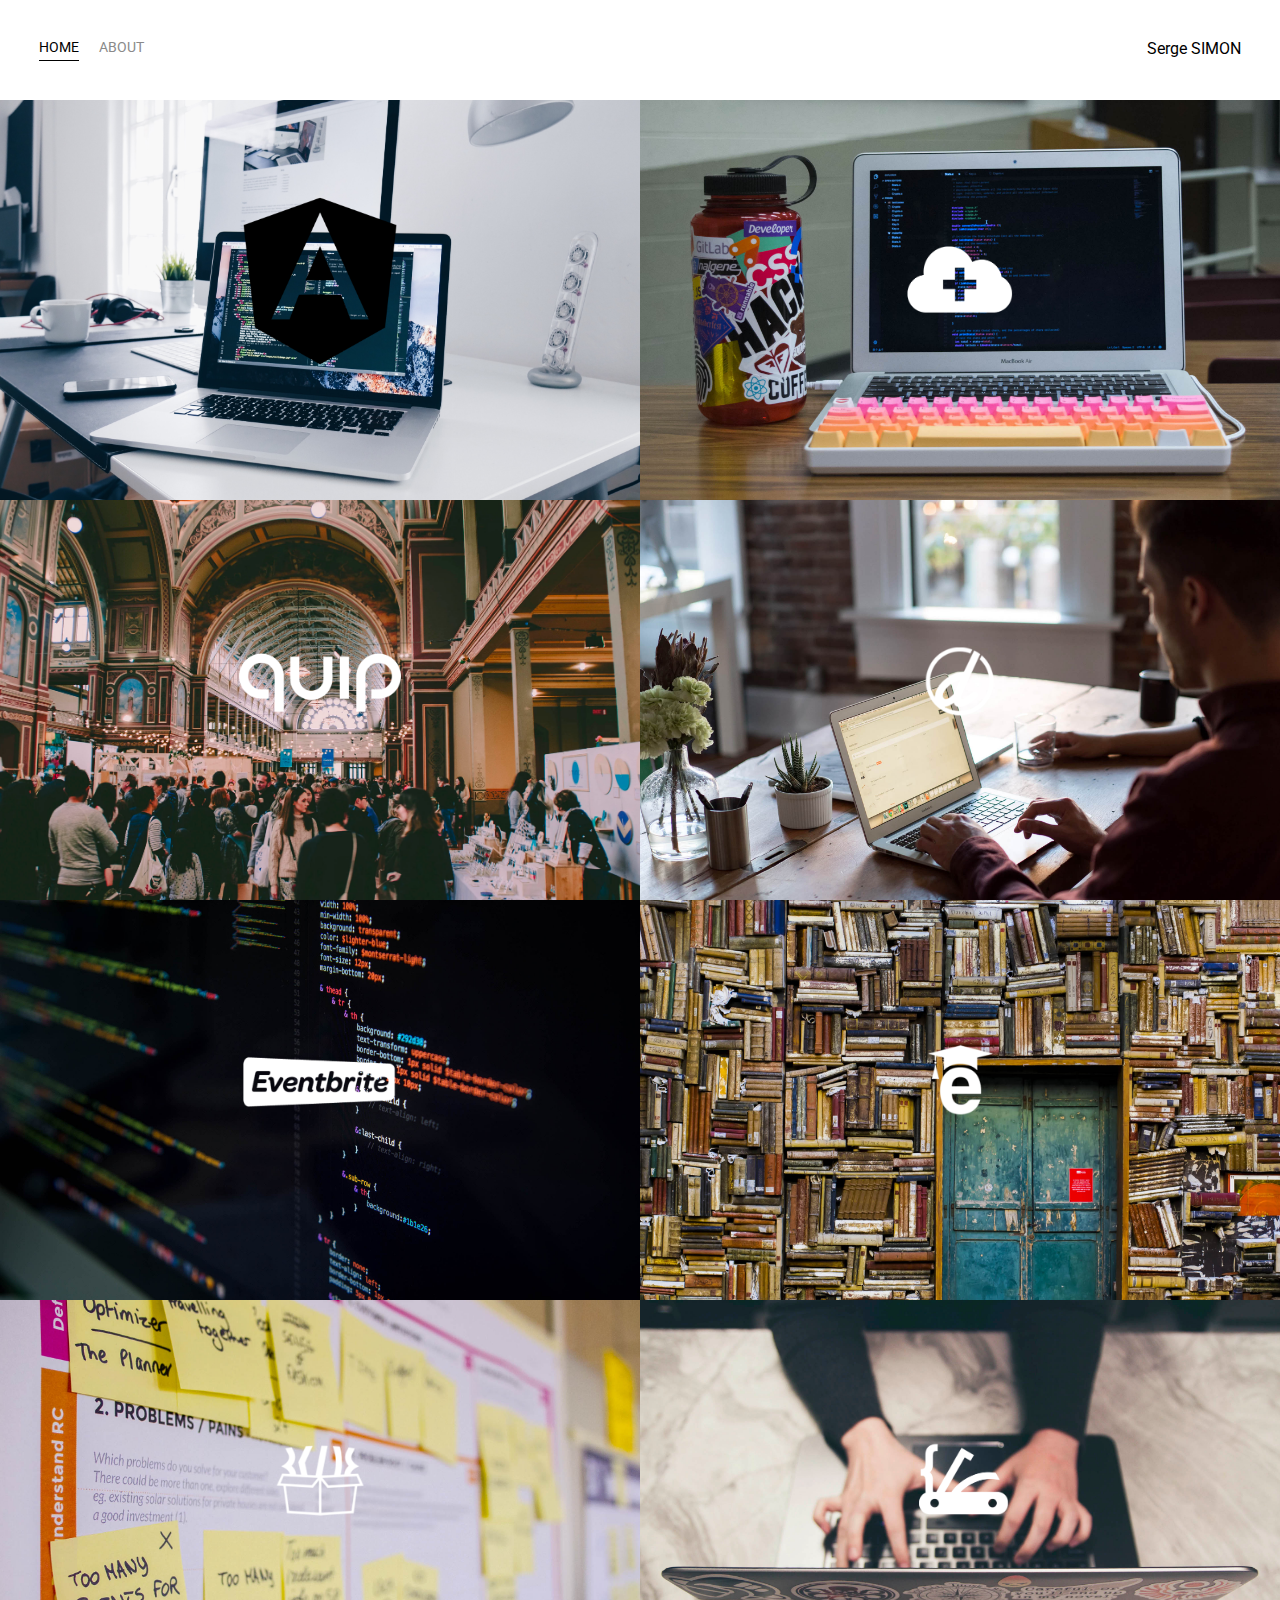
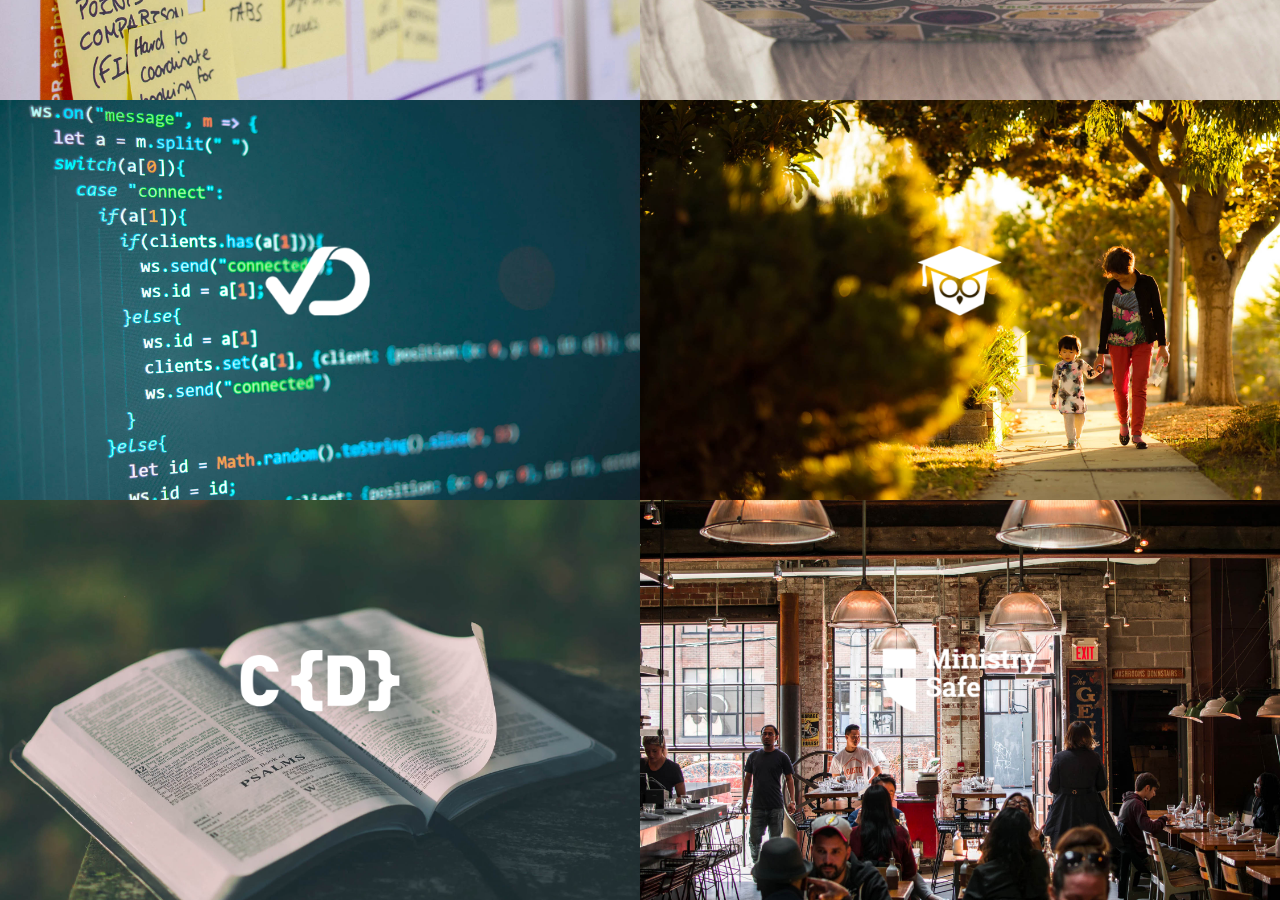
<file: Index.html>
<!DOCTYPE html>
<html lang="en">
<head>
    <meta charset="UTF-8">
    <title>Serge's Portfolio</title>
    <link href="https://fonts.googleapis.com/css2?family=Roboto&display=swap" rel="stylesheet">
    <link rel="stylesheet" href="styles.css">
    </head>
<body>
    <div class="container">
        <div class="nav-wrapper">
            <div class="left-side">
                <div class="nav-link-wrapper active-nav-link">
                    <a href="Index.html">Home</a>
                </div>
                <div class="nav-link-wrapper">
                    <a href="about.html">About</a>
                </div>
                </div>
            <div class="right-side">
                <div class="brand">
                    <div>Serge SIMON</div>
                </div>
            </div>
        </div>

        <div class="content-wrapper">
            <div class="portfolio-items-wrapper">

                <div class="portfolio-item-wrapper">
                    <div class="portfolio-img-background" style="background-image: url(images/portfolio1.jpg)"></div>

                    <div class="img-text-wrapper">
                        <div class="logo-wrapper">
                            <img src="Images/logos/pngegg.png" alt="image loading soon...">
                        </div>

                        <div class="subtitle">
                            1st test project!
                        </div>
                    </div>
                </div>

                <div class="portfolio-item-wrapper">
                    <div class="portfolio-img-background" style="background-image: url(images/portfolio2.jpg)"></div>

                    <div class="img-text-wrapper">
                        <div class="logo-wrapper">
                            <img src="Images/logos/shop-hacker.png" alt="...">
                        </div>

                        <div class="subtitle">
                            2nd test project!
                        </div>
                    </div>
                </div>

                <div class="portfolio-item-wrapper">
                    <div class="portfolio-img-background" style="background-image: url(images/portfolio3.jpg)"></div>

                    <div class="img-text-wrapper">
                        <div class="logo-wrapper">
                            <img src="Images/logos/quip.png" alt="...">
                        </div>

                        <div class="subtitle">
                            3rd test project!
                        </div>
                    </div>
                </div>

                <div class="portfolio-item-wrapper">
                    <div class="portfolio-img-background" style="background-image: url(images/portfolio4.jpg)"></div>

                    <div class="img-text-wrapper">
                        <div class="logo-wrapper">
                            <img src="Images/logos/open-devos.png" alt="...">
                        </div>

                        <div class="subtitle">
                            4th test project!
                        </div>
                    </div>
                </div>

                <div class="portfolio-item-wrapper">
                    <div class="portfolio-img-background" style="background-image: url(images/portfolio5.jpg)"></div>

                    <div class="img-text-wrapper">
                        <div class="logo-wrapper">
                            <img src="Images/logos/eventbrite.png" alt="...">
                        </div>

                        <div class="subtitle">
                            5th test project!
                        </div>
                    </div>
                </div>

                <div class="portfolio-item-wrapper">
                    <div class="portfolio-img-background" style="background-image: url(images/portfolio6.jpg)"></div>

                    <div class="img-text-wrapper">
                        <div class="logo-wrapper">
                            <img src="Images/logos/edutechional.png" alt="...">
                        </div>

                        <div class="subtitle">
                            6th test project!
                        </div>
                    </div>
                </div>

                <div class="portfolio-item-wrapper">
                    <div class="portfolio-img-background" style="background-image: url(images/portfolio7.jpg)"></div>

                    <div class="img-text-wrapper">
                        <div class="logo-wrapper">
                            <img src="Images/logos/devtrunk.png" alt="...">
                        </div>

                        <div class="subtitle">
                            7th test project!
                        </div>
                    </div>
                </div>

                <div class="portfolio-item-wrapper">
                    <div class="portfolio-img-background" style="background-image: url(images/portfolio8.jpg)"></div>

                    <div class="img-text-wrapper">
                        <div class="logo-wrapper">
                            <img src="Images/logos/devcamp.png" alt="...">
                        </div>

                        <div class="subtitle">
                            8th test project!
                        </div>
                    </div>
                </div>

                <div class="portfolio-item-wrapper">
                    <div class="portfolio-img-background" style="background-image: url(images/portfolio9.jpg)"></div>

                    <div class="img-text-wrapper">
                        <div class="logo-wrapper">
                            <img src="Images/logos/dashtrack.png" alt="...">
                        </div>

                        <div class="subtitle">
                            9th test project!
                        </div>
                    </div>
                </div>

                <div class="portfolio-item-wrapper">
                    <div class="portfolio-img-background" style="background-image: url(images/portfolio10.jpg)"></div>

                    <div class="img-text-wrapper">
                        <div class="logo-wrapper">
                            <img src="Images/logos/dailysmarty.png" alt="...">
                        </div>

                        <div class="subtitle">
                            10th test project!
                        </div>
                    </div>
                </div>
                <div class="portfolio-item-wrapper">
                    <div class="portfolio-img-background" style="background-image: url(images/portfolio11.jpg)"></div>

                    <div class="img-text-wrapper">
                        <div class="logo-wrapper">
                            <img src="Images/logos/crondose.png" alt="...">
                        </div>

                        <div class="subtitle">
                            11th test project!
                        </div>
                    </div>
                </div>
                <div class="portfolio-item-wrapper">
                    <div class="portfolio-img-background" style="background-image: url(images/portfolio12.jpg)"></div>

                    <div class="img-text-wrapper">
                        <div class="logo-wrapper">
                            <img src="Images/logos/ministry-safe.png" alt="...">
                        </div>

                        <div class="subtitle">
                            12th test project!
                        </div>
                    </div>
                </div>

            </div>
        </div>
    </div>
</body>
<script src="portfolio.js"></script>
</html>
</file>
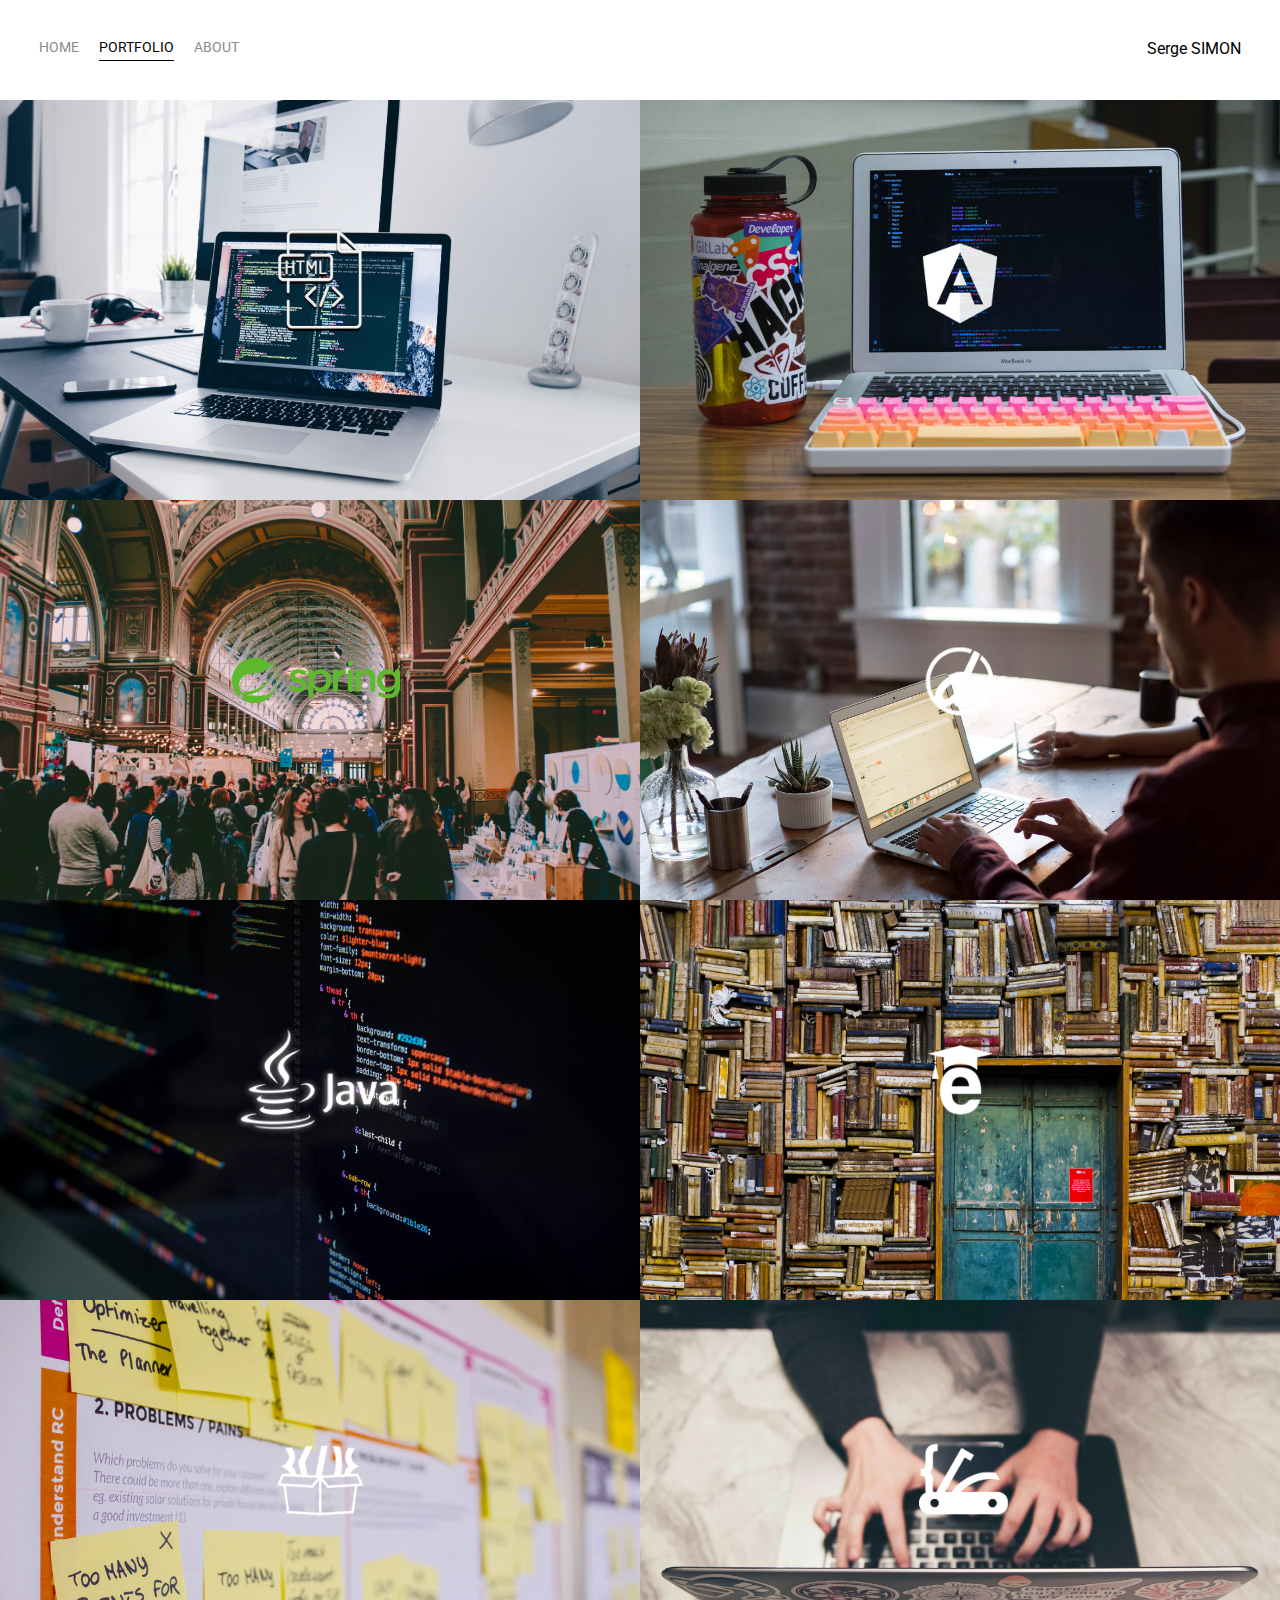
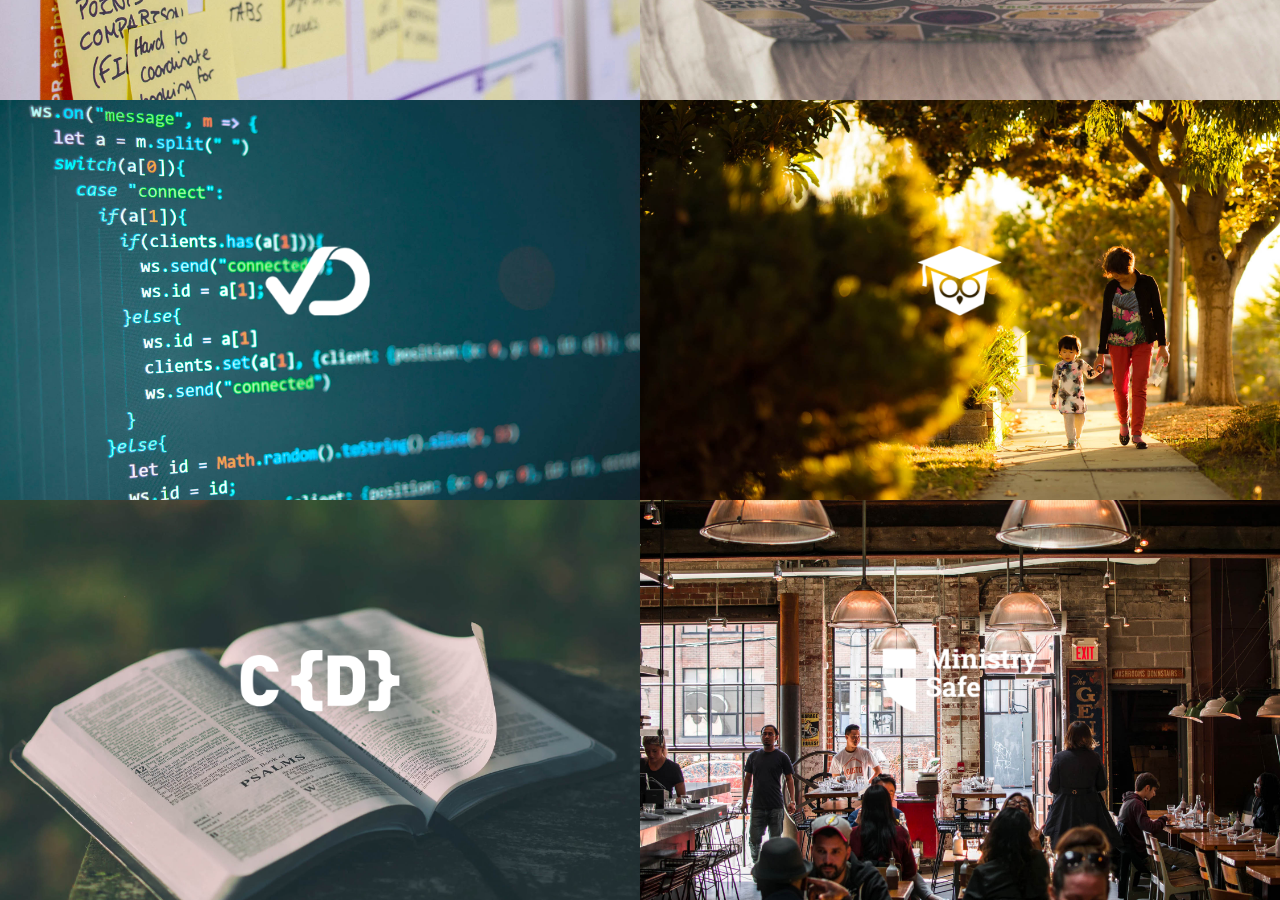
<file: portfolio.html>
<!DOCTYPE html>
<html lang="en">
<head>
    <meta charset="UTF-8">
    <title>Serge's GitHub - Portfolio</title>
    <link href="https://fonts.googleapis.com/css2?family=Roboto&display=swap" rel="stylesheet">
    <link rel="stylesheet" href="portfolio.css">
    </head>
<body>
    <div class="container">
        <div class="nav-wrapper">
            <div class="left-side">
                <div class="nav-link-wrapper">
                    <a href="index.html">Home</a>
                </div>
                <div class="nav-link-wrapper active-nav-link">
                    <a href="portfolio.html">Portfolio</a>
                </div>
                <div class="nav-link-wrapper">
                    <a href="about.html">About</a>
                </div>

<!--                <div class="nav-link-wrapper">-->
<!--                    <a href="contact.html">Contact</a>-->
<!--                </div>-->
                </div>
            <div class="right-side">
                <div class="brand">
                    <div>Serge SIMON</div>
                </div>
            </div>
        </div>

        <div class="content-wrapper">
            <div class="portfolio-items-wrapper">
<!-- Porftolio starts here!!! -->
<!--   Portfolio 1     -->
            <a href="https://github.com/sergSCys/sergScys.github.io"><div class="portfolio-item-wrapper">
                    <div class="portfolio-img-background" style="background-image: url(images/portfolio1.jpg)"></div>


                    <div class="img-text-wrapper">
                            <div class="logo-wrapper">
                                <img src="images/logos/html.png" alt="HTML Logo White Transparent">
                            </div>

                            <div class="subtitle">
                                This website's Code on Github!
                            </div>

                    </div>

                </div>
            </a>
<!--   Portfolio 2     -->
            <a href="#">
                <div class="portfolio-item-wrapper">
                    <div class="portfolio-img-background" style="background-image: url(images/portfolio2.jpg)"></div>

                    <div class="img-text-wrapper">
                        <div class="logo-wrapper">
                            <img src="images/logos/angular_logo.png" alt="Angular Logo White Transparent">
                        </div>

                        <div class="subtitle">
                            Angular test project coming soon!
                        </div>
                    </div>
                </div>
            </a>
<!--   Portfolio 3     -->
            <a href="https://github.com/sergSCys/StudentManagement">
                <div class="portfolio-item-wrapper">
                    <div class="portfolio-img-background" style="background-image: url(images/portfolio3.jpg)"></div>

                    <div class="img-text-wrapper">
                        <div class="logo-wrapper">
                            <img src="images/logos/spring_boot.png" alt="Spring boot logo green">
                        </div>

                        <div class="subtitle">
                            Spring MVC Student Management in works!
                        </div>
                    </div>
                </div>
            </a>
<!--   Portfolio 4     -->
            <a href="#">
                <div class="portfolio-item-wrapper">
                    <div class="portfolio-img-background" style="background-image: url(images/portfolio4.jpg)"></div>

                    <div class="img-text-wrapper">
                        <div class="logo-wrapper">
                            <img src="images/logos/open-devos.png" alt="...">
                        </div>

                        <div class="subtitle">
                            4th test project!
                        </div>
                    </div>
                </div>
            </a>
<!--   Portfolio 5     -->
            <a href="#">
                <div class="portfolio-item-wrapper">
                    <div class="portfolio-img-background" style="background-image: url(images/portfolio5.jpg)"></div>

                    <div class="img-text-wrapper">
                        <div class="logo-wrapper">
                            <img src="images/logos/java_white_logo.png" alt="...">
                        </div>

                        <div class="subtitle">
                            Java sample project coming here soon!
                        </div>
                    </div>
                </div>
            </a>
<!--   Portfolio 6     -->
            <a href="#">
                <div class="portfolio-item-wrapper">
                    <div class="portfolio-img-background" style="background-image: url(images/portfolio6.jpg)"></div>

                    <div class="img-text-wrapper">
                        <div class="logo-wrapper">
                            <img src="images/logos/edutechional.png" alt="...">
                        </div>

                        <div class="subtitle">
                            6th test project!
                        </div>
                    </div>
                </div>
            </a>
<!-- COMMENT HERE TO REMOVE 6 Items: -->

<!--   Portfolio 7     -->
            <a href="#">
                <div class="portfolio-item-wrapper">
                    <div class="portfolio-img-background" style="background-image: url(images/portfolio7.jpg)"></div>

                    <div class="img-text-wrapper">
                        <div class="logo-wrapper">
                            <img src="images/logos/devtrunk.png" alt="...">
                        </div>

                        <div class="subtitle">
                            7th test project!
                        </div>
                    </div>
                </div>
            </a>
<!--   Portfolio 8     -->
            <a href="#">
                <div class="portfolio-item-wrapper">
                    <div class="portfolio-img-background" style="background-image: url(images/portfolio8.jpg)"></div>

                    <div class="img-text-wrapper">
                        <div class="logo-wrapper">
                            <img src="images/logos/devcamp.png" alt="...">
                        </div>

                        <div class="subtitle">
                            8th test project!
                        </div>
                    </div>
                </div>
            </a>
<!--   Portfolio 9     -->
            <a href="#">
                <div class="portfolio-item-wrapper">
                    <div class="portfolio-img-background" style="background-image: url(images/portfolio9.jpg)"></div>

                    <div class="img-text-wrapper">
                        <div class="logo-wrapper">
                            <img src="images/logos/dashtrack.png" alt="...">
                        </div>

                        <div class="subtitle">
                            9th test project!
                        </div>
                    </div>
                </div>
            </a>
<!--   Portfolio 10    -->
            <a href="#">
                <div class="portfolio-item-wrapper">
                    <div class="portfolio-img-background" style="background-image: url(images/portfolio10.jpg)"></div>

                    <div class="img-text-wrapper">
                        <div class="logo-wrapper">
                            <img src="images/logos/dailysmarty.png" alt="...">
                        </div>

                        <div class="subtitle">
                            10th test project!
                        </div>
                    </div>
                </div>
            </a>
<!--   Portfolio 11    -->
            <a href="#">
                <div class="portfolio-item-wrapper">
                    <div class="portfolio-img-background" style="background-image: url(images/portfolio11.jpg)"></div>

                    <div class="img-text-wrapper">
                        <div class="logo-wrapper">
                            <img src="images/logos/crondose.png" alt="...">
                        </div>

                        <div class="subtitle">
                            11th test project!
                        </div>
                    </div>
                </div>
            </a>
<!--   Portfolio 12    -->
            <a href="#">
                <div class="portfolio-item-wrapper">
                    <div class="portfolio-img-background" style="background-image: url(images/portfolio12.jpg)"></div>

                    <div class="img-text-wrapper">
                        <div class="logo-wrapper">
                            <img src="images/logos/ministry-safe.png" alt="...">
                        </div>

                        <div class="subtitle">
                            12th test project!
                        </div>
                    </div>
                </div>
            </a>
<!-- End here for items in portfolio -->
            </div>
        </div>
    </div>
</body>
<script src="portfolio.js"></script>
</html>
</file>
<file: styles.css>
@import url('https://fonts.googleapis.com/css2?family=Raleway:wght@200;300;400;500;600;700;800&display=swap');

:root {
    --overlay-color: #03a9f4
}


/* Portfolio and About me pages: */
body {
    margin: 0;
    font-family: 'Roboto', sans-serif;

}
.container {
    display: grid;
    grid-template-columns:  1fr;
}

/* NAV STYLES */
.nav-wrapper {
    display: flex;
    justify-content: space-between;
    padding: 39px;
}

.left-side {
    display: flex;
}

.nav-wrapper > .left-side > div {
    margin-right: 20px;
    font-size: 0.9em;
    text-transform: uppercase;
}

.nav-link-wrapper {
    height: 22px;
    border-bottom: 1px solid transparent;
/*  This element underneath here - transition - is an   *
*   Animation element on the Menu buttons:              */
    transition: border-bottom 0.5s;
}

.nav-link-wrapper a {
    color: #8a8a8a;
    text-decoration: none;
    transition: colour 0.5s;
}

.nav-link-wrapper:hover {
    border-bottom: 1px solid black;
}


.nav-link-wrapper a:hover {
    color: #000000;
}

.active-nav-link {
    border-bottom: 1px solid black;
}
.active-nav-link a{
    color: black; !important;
}

/* PORTFOLIO STYLES */

.portfolio-items-wrapper {
    display: grid;
    grid-template-columns:repeat(auto-fit, minmax(600px, 1fr));
}
@media screen and (max-width: 991px){
    .portfolio-items-wrapper{
    grid-template-columns:repeat(auto-fit, minmax(480px, 1fr));
    }
}

.portfolio-item-wrapper {
    position: relative;
}

.portfolio-img-background {
    height: 400px;
    width: 100%;
    background-size: cover;
    background-position: center;
    background-repeat: no-repeat;
}

.img-text-wrapper {
    position: absolute;
    top: 0;
    display: flex;
    flex-direction: column;
    justify-content: center;
    align-items: center;
    height: 100%;
    width: 100%;
    padding-left: 100px;
    padding-right: 100px;
    margin-left: auto;
    margin-right: auto;
}

.logo-wrapper img {
    width: 40%;
    margin-bottom: 20px;
    align-items: center;
    display: block;
    margin-left: auto;
    margin-right: auto;
}

.img-text-wrapper .subtitle {
    transition: 1s;
    font-weight: 600;
    color: transparent;
}

.img-text-wrapper:hover .subtitle {
    font-weight: 600;
    color: lightseagreen;
}

.img-darken {
    transition: 1s;
    filter: brightness(10%);
}
/* About me Page */
.two-column-wrapper {
    display: grid;
    grid-template-columns: 1fr 1fr;
}
.profile-image-wrapper img {
    width: 100%;
}

.profile-content-wrapper {
    padding: 30px;
}
.profile-content-wrapper h1 {
    color: lightseagreen;
}

/* Intro Landing VIDEO Page part: */

* {

    box-sizing: border-box;
    margin: 0;
    padding: 0;
    font-family: 'Roboto', sans-serif;
}

.showcase-intro {
    position: absolute;
    right: 0;
    width: 100%;
    min-height: 100vh;
    padding: 100px;
    display: flex;
    justify-content: space-between;
    align-items: center;
    background: #111;
    color: #fff;
    z-index: 2;
    transition: 0.5s;
}
.showcase-intro.active {
    right: 300px;
}

.showcase-intro header {
    position: absolute;
    top: 0;
    left: 0;
    width: 100%;
    padding: 40px 100px;
    z-index: 1000;
    display: flex;
    align-items: center;
    justify-content: space-between;
}

.logo-intro {
    text-transform: uppercase;
    cursor: pointer;
}

.toggle-intro {
    position: relative;
    width: 60px;
    height: 60px;
    background-size: 30px;
    background: url("/images/intro/menu.png") no-repeat center;
    cursor: pointer;
    z-index: 5;
}

.toggle-intro.active {
    background-size: 25px;
    background: url("/images/intro/close.png") no-repeat center;
}

.showcase-intro video {
    position: absolute;
    top: 0;
    left: 0;
    width: 100%;
    height: 100%;
    object-fit: cover;
    opacity: 0.7;
}
.overlay-intro {
    position: absolute;
    top: 0;
    left: 0;
    width: 100%;
    height: 100%;
/* FOLLOWING LINES ADDS FILTER OVER VIDEO */
    /*background: rgba(0, 0, 0, 0.2);*/
    background: grey;
    mix-blend-mode: overlay;
}
.text-intro {
    position: relative;
    z-index: 10;
}

.text-intro h2 {
    font-size: 5em;
    font-weight: 800;
    line-height: 1em;
    text-transform: uppercase;
}

.text-intro h3 {
    font-size: 4em;
    font-weight: 700;
    line-height: 1em;
    text-transform: uppercase;
}

.text-intro p {
    font-size: 1.4em;
    margin: 20px 0;
    font-weight: 400;
    max-width: 600px;
}

.text-intro a {
    display: inline-block;
    font-size: 1em;
    background: #ffffff;
    padding: 10px 30px;
    text-decoration: none;
    color: #111111;
    margin-top: 10px;
    text-transform: uppercase;
    letter-spacing: 2px;
    transition: 0.3s;
}

.text-intro a:hover {
    letter-spacing: 6px;
}

.social-intro {
    position: absolute;
    bottom: 20px;
    z-index: 10;
    display: flex;
    justify-content: center;

}
.social-intro li {
    list-style: none;
}
.social-intro li a {
    display: inline-block;
    filter: invert(1);
    margin-right: 20px;
    transform: scale(0.5);
    transition: 0.5s;
}
.social-intro li a:hover {
    transform: scale(0.5) translateY(-10px);
}

.menu-intro {
    position: absolute;
    top: 0;
    right: 0;
    width: 300px;
    height: 100%;
    display: flex;
    align-items: center;
    justify-content: center;
}
.menu-intro ul{
    position: relative;
    list-style: none;
}

.menu-intro ul li a {
    text-decoration: none;
    font-size: 24px;
    color: #111111;
}

.menu-intro ul li a:hover {
    color: var(--overlay-color);
}

@media(max-width: 991px) {
    .showcase-intro .showcase-intro header {
        padding: 40px
    }
    .text-intro h2 {
        font-size: 3em;
    }
    .text-intro h3 {
        font-size: 2em;
    }
}

.contact{
    margin-left: 25px;
}
.contact_email{
    margin-left: 25px;
}
</file>
<file: portfolio.css>
@import url('https://fonts.googleapis.com/css2?family=Raleway:wght@200;300;400;500;600;700;800&display=swap');

:root {
    --overlay-color: #03a9f4
}


/* Portfolio, About, and Contact me pages: */
body {
    margin: 0;
    font-family: 'Roboto', sans-serif;

}
.container {
    display: grid;
    grid-template-columns:  1fr;
}

/* NAV STYLES */
.nav-wrapper {
    display: flex;
    justify-content: space-between;
    padding: 39px;
}

.left-side {
    display: flex;
}

.nav-wrapper > .left-side > div {
    margin-right: 20px;
    font-size: 0.9em;
    text-transform: uppercase;
}

.nav-link-wrapper {
    height: 22px;
    border-bottom: 1px solid transparent;
/*  This element underneath here - transition - is an   *
*   Animation element on the Menu buttons:              */
    transition: border-bottom 0.5s;
}

.nav-link-wrapper a {
    color: #8a8a8a;
    text-decoration: none;
    transition: colour 0.5s;
}

.nav-link-wrapper:hover {
    border-bottom: 1px solid black;
}


.nav-link-wrapper a:hover {
    color: #000000;
}

.active-nav-link {
    border-bottom: 1px solid black;
}
.active-nav-link a{
    color: black; !important;
}

/* PORTFOLIO STYLES Responsive */
@media (min-width:320px)  {
    /* smartphones, iPhone, portrait 480x320 phones */
}
@media (min-width:481px)  { /* portrait e-readers (Nook/Kindle), smaller tablets @ 600 or @ 640 wide. */
    .portfolio-items-wrapper {
        display: grid;
        grid-template-columns:repeat(auto-fit, minmax(500px, 1fr));
    }
}
@media (min-width:641px)  { /* portrait tablets, portrait iPad, landscape e-readers, landscape 800x480 or 854x480 phones */
    .portfolio-items-wrapper {
        display: grid;
        grid-template-columns:repeat(auto-fit, minmax(500px, 1fr));
    }

}
@media (min-width:961px)  { /* tablet, landscape iPad, lo-res laptops ands desktops */
    .portfolio-items-wrapper {
        display: grid;
        grid-template-columns:repeat(auto-fit, minmax(500px, 1fr));
    }
}
/*@media (min-width:1025px) { !* big landscape tablets, laptops, and desktops *!*/
/*    .portfolio-items-wrapper {*/
/*        display: grid;*/
/*        grid-template-columns:repeat(auto-fit, minmax(500px, 1fr));*/
/*    }*/
/*}*/
@media (min-width:1400px) { /* hi-res laptops and desktops */
    .portfolio-items-wrapper {
        display: grid;
        grid-template-columns:repeat(auto-fit, minmax(680px, 1fr));
    }
}

    /* About me Page */
    .two-column-wrapper {
        display: grid;
        grid-template-columns: repeat(auto-fit, minmax(350px, 1fr));
        grid-gap: 20px;
    }
    /* Profile photo image width */
@media (min-width: 720px) {
    .profile-image-wrapper img {
        width: 400px;
    }


    .profile-image-wrapper {
        text-align: right;
    }
}
@media (max-width: 719px) {

    .profile-image-wrapper img {
        width: 350px;
    }
    .profile-image-wrapper {
        text-align: center;
    }
}
    .profile-content-wrapper {
        padding: 30px;
    }

    .profile-content-wrapper h1 {
        color: lightseagreen;
    }


/*.portfolio-items-wrapper {*/
/*    display: grid;*/
/*    grid-template-columns:repeat(auto-fit, minmax(500px, 1fr));*/
/*}*/

.portfolio-item-wrapper {
    position: relative;
}

.portfolio-img-background {
    height: 400px;
    width: 100%;
    background-size: cover;
    background-position: center;
    background-repeat: no-repeat;
}

.img-text-wrapper {
    position: absolute;
    top: 0;
    display: flex;
    flex-direction: column;
    justify-content: center;
    align-items: center;
    height: 100%;
    width: 100%;
    padding-left: 100px;
    padding-right: 100px;
    margin-left: auto;
    margin-right: auto;
}

.logo-wrapper img {
    width: 40%;
    margin-bottom: 20px;
    align-items: center;
    display: block;
    margin-left: auto;
    margin-right: auto;
}

.img-text-wrapper .subtitle {
    transition: 1s;
    font-weight: 600;
    color: transparent;
}

.img-text-wrapper:hover .subtitle {
    font-weight: 600;
    color: lightseagreen;
}

.img-darken {
    transition: 1s;
    filter: brightness(10%);
}

/* Intro Landing VIDEO Page part: */

* {

    box-sizing: border-box;
    margin: 0;
    padding: 0;
    font-family: 'Roboto', sans-serif;
}

.showcase-intro {
    position: absolute;
    right: 0;
    width: 100%;
    min-height: 100vh;
    padding: 100px;
    display: flex;
    justify-content: space-between;
    align-items: center;
    background: #111;
    color: #fff;
    z-index: 2;
    transition: 0.5s;
}
.showcase-intro.active {
    right: 300px;
}

.showcase-intro header {
    position: absolute;
    top: 0;
    left: 0;
    width: 100%;
    padding: 40px 100px;
    z-index: 1000;
    display: flex;
    align-items: center;
    justify-content: space-between;
}

.logo-intro {
    text-transform: uppercase;
    cursor: pointer;
}
/* Index menu show - hide(close) */
.toggle-intro {
    position: relative;
    width: 60px;
    height: 60px;
    background-size: 30px;
    background: url("/images/intro/menu.png") no-repeat center;
    cursor: pointer;
    z-index: 5;
}

.toggle-intro.active {
    background-size: 25px;
    background: url("/images/intro/close.png") no-repeat center;
}

.showcase-intro video {
    position: absolute;
    top: 0;
    left: 0;
    width: 100%;
    height: 100%;
    object-fit: cover;
    opacity: 0.7;
}
.overlay-intro {
    position: absolute;
    top: 0;
    left: 0;
    width: 100%;
    height: 100%;

/* FOLLOWING LINES ADDS FILTER OVER VIDEO */
    /*background: rgba(0, 0, 0, 0.2);*/
    background: grey;
    mix-blend-mode: overlay;
}
.text-intro {
    position: relative;
    z-index: 10;
}

.text-intro h2 {
    font-size: 5em;
    font-weight: 800;
    line-height: 1em;
    text-transform: uppercase;
}

.text-intro h3 {
    font-size: 4em;
    font-weight: 700;
    line-height: 1em;
    text-transform: uppercase;
}

.text-intro p {
    font-size: 1.4em;
    margin: 20px 0;
    font-weight: 400;
    max-width: 600px;
}

.text-intro a {
    display: inline-block;
    font-size: 1em;
    background: #ffffff;
    padding: 10px 30px;
    text-decoration: none;
    color: #111111;
    margin-top: 10px;
    text-transform: uppercase;
    letter-spacing: 2px;
    transition: 0.3s;
}

.text-intro a:hover {
    letter-spacing: 6px;
}

.social-intro {
    position: absolute;
    bottom: 20px;
    z-index: 10;
    display: flex;
    justify-content: center;

}
.social-intro li {
    list-style: none;
}
.social-intro li a {
    display: inline-block;
    filter: invert(1);
    margin-right: 20px;
    transform: scale(0.5);
    transition: 0.5s;
}
.social-intro li a:hover {
    transform: scale(0.5) translateY(-10px);
}

.menu-intro {
    position: absolute;
    top: 0;
    right: 0;
    width: 300px;
    height: 100%;
    display: flex;
    align-items: center;
    justify-content: center;
}
.menu-intro ul{
    position: relative;
    list-style: none;
}

.menu-intro ul li a {
    text-decoration: none;
    font-size: 24px;
    color: #111111;
}

.menu-intro ul li a:hover {
    color: var(--overlay-color);
}

@media(max-width: 991px) {
    .showcase-intro .showcase-intro header {
        padding: 40px
    }
    .text-intro h2 {
        font-size: 3em;
    }
    .text-intro h3 {
        font-size: 2em;
    }
}
</file>
